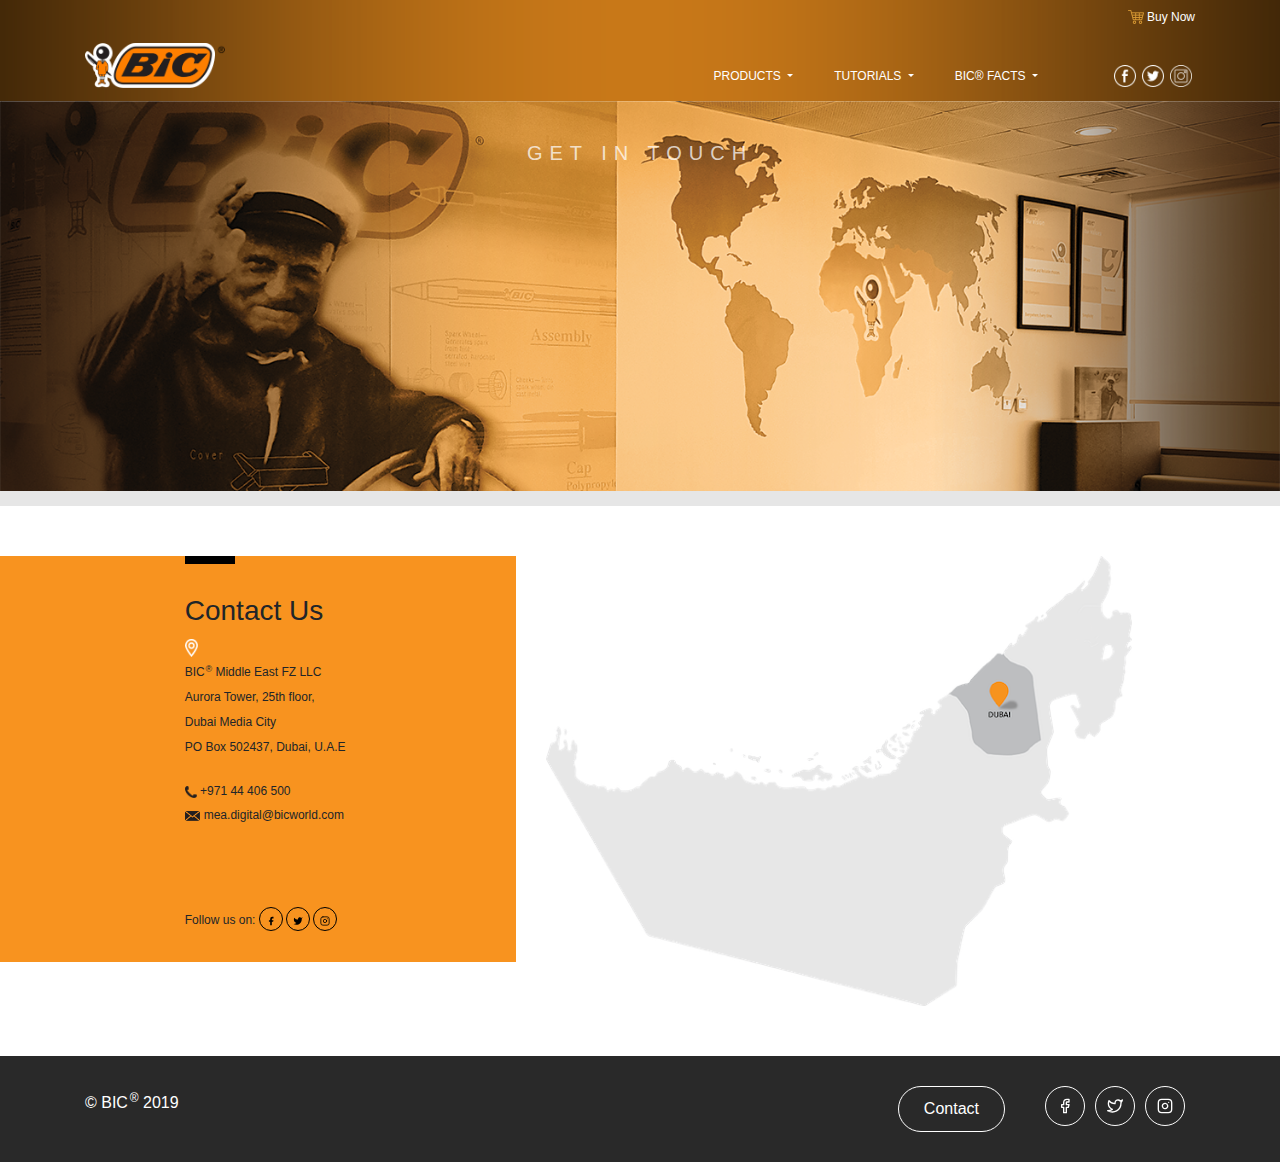
<file: contact.html>
<!DOCTYPE html>
<html lang="en">
  <head>
    <meta charset="UTF-8" />
    <meta name="viewport" content="width=device-width, initial-scale=1.0" />
    <meta http-equiv="X-UA-Compatible" content="ie=edge" />
    <title>Document</title>
    <link rel="stylesheet" type="text/css" media="screen" href="css/style.css" />
    <link rel="stylesheet" href="/css/bootstrap.min.css" />
  </head>
  <body>
    <nav class="navbar navbar-expand-lg">
      <div class="container" id="nav-wrap">
        <a href="#" class="navbar-brand">
          <img src="/images/landing/logo.png" class="logo" alt="" />
        </a>

        <div class="navbar-collapse">
          <ul class="navbar-nav">
            <li class="nav-item dropdown">
              <a
                class="nav-link dropdown-toggle"
                href="#"
                id="productsDropdown"
                data-toggle="dropdown"
                aria-haspopup="true"
                aria-expanded="false"
              >
                Products
              </a>
              <div class="dropdown-menu" aria-labelledby="productsDropdown">
                <a class="dropdown-item" href="#">Action</a>
              </div>
            </li>
            <li class="nav-item dropdown">
              <a
                class="nav-link dropdown-toggle"
                href="#"
                id="tutorialsDropdown"
                data-toggle="dropdown"
                aria-haspopup="true"
                aria-expanded="false"
              >
                Tutorials
              </a>
              <div class="dropdown-menu" aria-labelledby="tutorialsDropdown">
                <a class="dropdown-item" href="#">Action</a>
              </div>
            </li>
            <li class="nav-item dropdown">
              <a
                class="nav-link dropdown-toggle"
                href="#"
                id="navbarDropdownMenuLink"
                role="button"
                data-toggle="dropdown"
                aria-haspopup="true"
                aria-expanded="false"
              >
                Bic&reg; Facts
              </a>
              <div class="dropdown-menu" aria-labelledby="navbarDropdownMenuLink">
                <a class="dropdown-item" href="#">Action</a>
              </div>
            </li>
            <ul class="icons">
              <img class="icon-item" height="22" src="images/facebook.png" />
              <img class="icon-item" height="22" src="images/twitter.png" />
              <img class="icon-item" height="22" src="images/instagram.png" />
            </ul>
          </ul>
        </div>
        <div class="topnav-right">
          <img src="images/shopping-cart.png" />
          <a class="buy-now" href="#search">Buy Now</a>
        </div>
      </div>
    </nav>

    <div class="contact-banner" style="background-image: url(images/header.png);">
      <h3 class="contact-caption">Get in touch</h3>
    </div>

    <div class="section">
      <div class="grey-divider"></div>
      <div class="row contact-row">
        <div class="col-sm-12 col-md-4 col-lg-5">
          <div class="card-wrapper">
            <div class="contact-space"></div>
            <div class="contact-details">
              <div class="black-box"></div>
              <div class="contact-detail-wrap">
                <h3>Contact Us</h3>
                <div><img src="images/map-icon.png" alt="" style="height:18px;" /></div>
                <span class="contact-address"
                  >BIC &nbsp;<sup>&reg;</sup> Middle East FZ LLC <br />
                  Aurora Tower, 25th floor,<br />
                  Dubai Media City <br />
                  PO Box 502437, Dubai, U.A.E
                </span>
                <div class="contact-no-wrap">
                  <div class="contact-phone">
                    <img src="images/phone-icon.png" alt="" style="height:12px" />
                    <span class="bic-number">+971 44 406 500</span>
                  </div>
                  <div class="contact-mail">
                    <img src="images/mail-icon.png" alt="" style="height:10px" />
                    <span class="bic-email">mea.digital@bicworld.com</span>
                  </div>
                  <div class="follow-us">
                    <span>Follow us on:</span>
                    <ul class="contact-social-icons">
                      <li><img src="/images/fb.svg" /></li>
                      <li><img src="/images/tw.svg" /></li>
                      <li><img src="/images/ig.svg" /></li>
                    </ul>
                  </div>
                </div>
              </div>
            </div>
          </div>
        </div>
        <div class="col-sm-12 col-md-8 col-lg-7">
          <div class="contact-map">
            <img class="map-image" src="images/map.png" />
          </div>
        </div>
      </div>
    </div>

    <footer class="footer">
      <div class="container">
        <div class="row">
          <div class="col-sm-12 col-md-6">
            <div class="copy-wrapper">
              <div class="copyright">© BIC <sup>&nbsp;&reg;</sup> 2019</div>
            </div>
          </div>
          <div class="col-sm-12 col-md-6 contact-col">
            <div class="contact-wrapper">
              <a class="contact">Contact</a>

              <ul class="social social-white mb-0">
                <li>
                  <a href="https://facebook.com/BICShaversME" target="_blank">
                    <svg
                      xmlns="http://www.w3.org/2000/svg"
                      width="24"
                      height="24"
                      viewBox="0 0 24 24"
                      fill="none"
                      stroke="currentColor"
                      stroke-width="2"
                      stroke-linecap="round"
                      stroke-linejoin="round"
                      class="feather feather-facebook"
                    >
                      <path d="M18 2h-3a5 5 0 0 0-5 5v3H7v4h3v8h4v-8h3l1-4h-4V7a1 1 0 0 1 1-1h3z"></path>
                    </svg>
                  </a>
                </li>
                <li>
                  <a href="https://twitter.com/bicshaversme" target="_blank">
                    <svg
                      xmlns="http://www.w3.org/2000/svg"
                      width="24"
                      height="24"
                      viewBox="0 0 24 24"
                      fill="none"
                      stroke="currentColor"
                      stroke-width="2"
                      stroke-linecap="round"
                      stroke-linejoin="round"
                      class="feather feather-twitter"
                    >
                      <path
                        d="M23 3a10.9 10.9 0 0 1-3.14 1.53 4.48 4.48 0 0 0-7.86 3v1A10.66 10.66 0 0 1 3 4s-4 9 5 13a11.64 11.64 0 0 1-7 2c9 5 20 0 20-11.5a4.5 4.5 0 0 0-.08-.83A7.72 7.72 0 0 0 23 3z"
                      ></path>
                    </svg>
                  </a>
                </li>
                <li>
                  <a href="https://www.instagram.com/bicshaversme" target="_blank">
                    <svg
                      xmlns="http://www.w3.org/2000/svg"
                      width="24"
                      height="24"
                      viewBox="0 0 24 24"
                      fill="none"
                      stroke="currentColor"
                      stroke-width="2"
                      stroke-linecap="round"
                      stroke-linejoin="round"
                      class="feather feather-instagram"
                    >
                      <rect x="2" y="2" width="20" height="20" rx="5" ry="5"></rect>
                      <path d="M16 11.37A4 4 0 1 1 12.63 8 4 4 0 0 1 16 11.37z"></path>
                      <line x1="17.5" y1="6.5" x2="17.5" y2="6.5"></line>
                    </svg>
                  </a>
                </li>
              </ul>
            </div>
          </div>
        </div>
      </div>
    </footer>
  </body>
</html>
</file>
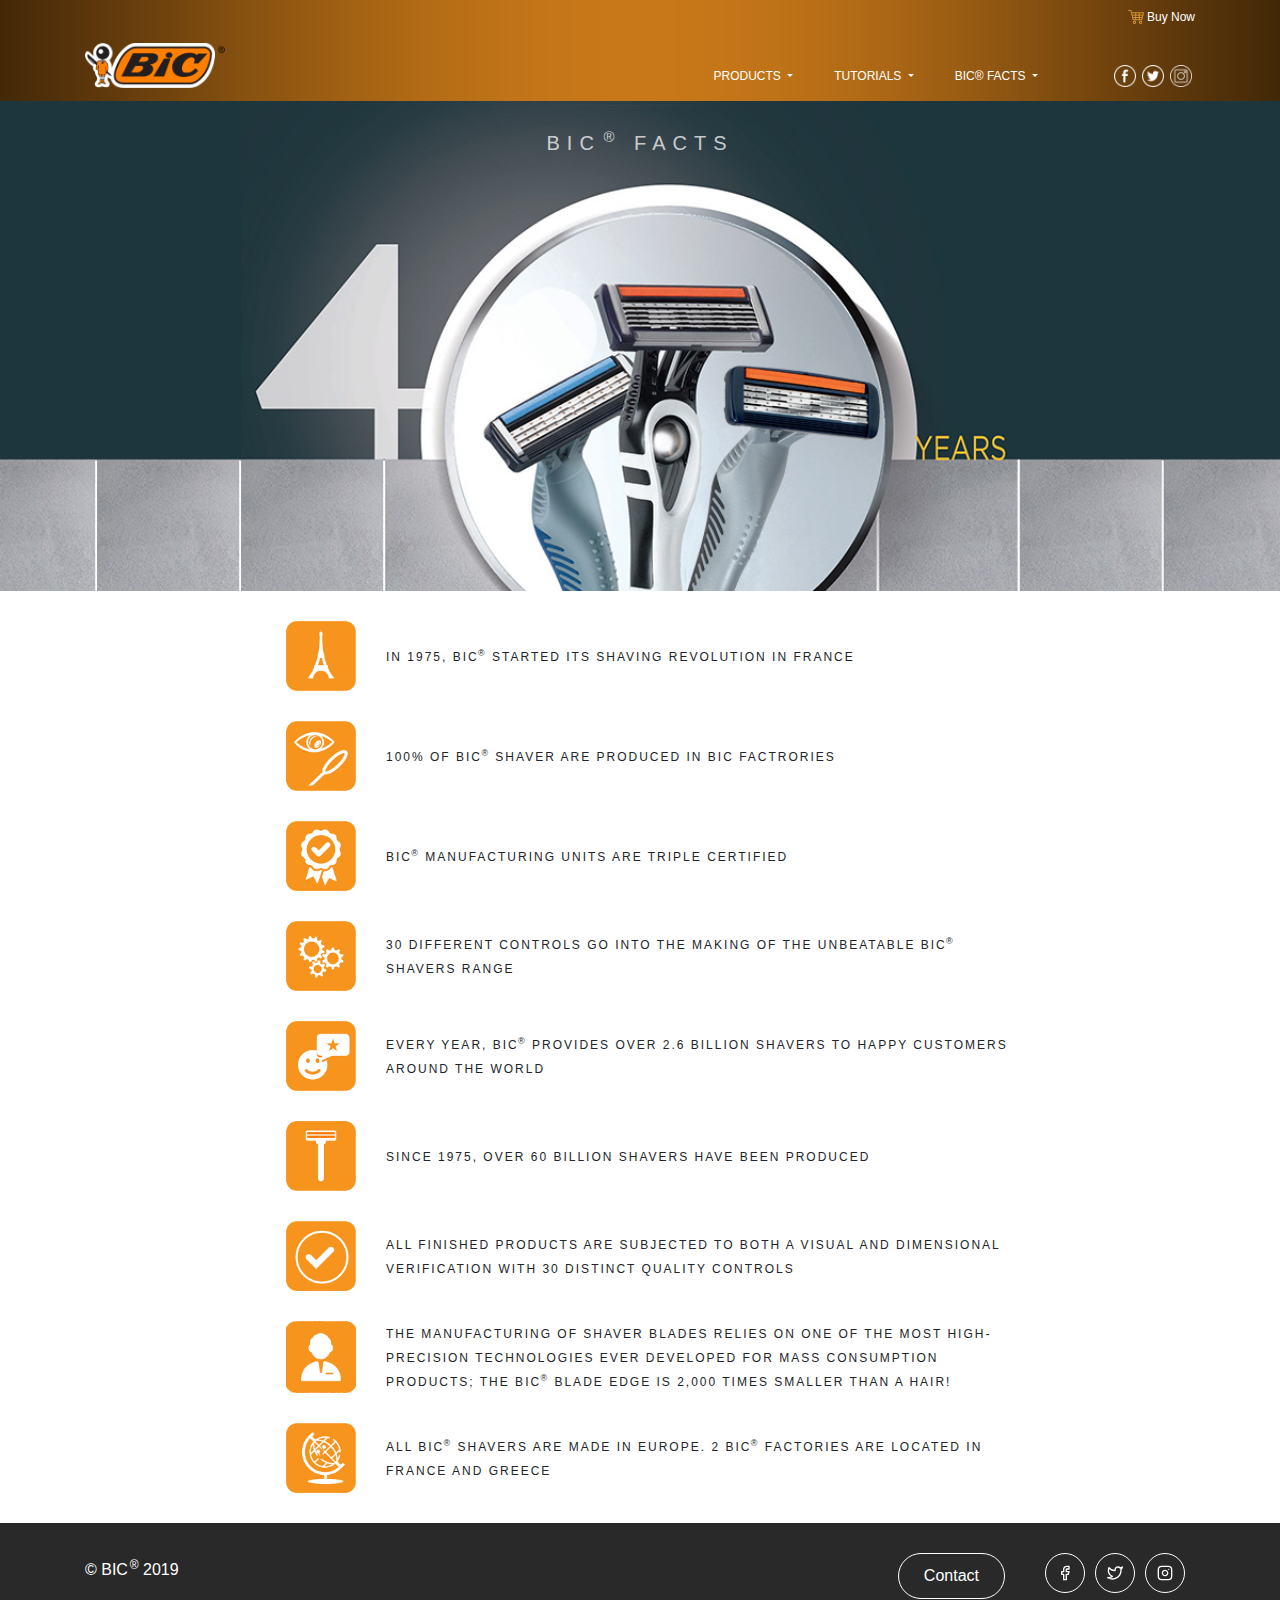
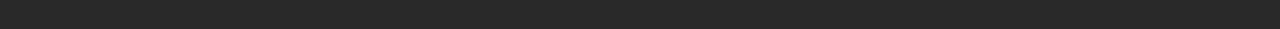
<file: facts.html>
<!DOCTYPE html>
<html lang="en">

<head>
    <meta charset="UTF-8" />
    <meta name="viewport" content="width=device-width, initial-scale=1.0" />
    <meta http-equiv="X-UA-Compatible" content="ie=edge" />
    <title>Document</title>
    <link rel="stylesheet" type="text/css" media="screen" href="css/style.css" />
    <link rel="stylesheet" href="/css/bootstrap.min.css" />
</head>

<body>
    <nav class="navbar navbar-expand-lg">
        <div class="container" id="nav-wrap">
            <a href="#" class="navbar-brand">
                <img src="/images/landing/logo.png" class="logo" alt="" />
            </a>

            <div class="navbar-collapse">
                <ul class="navbar-nav">
                    <li class="nav-item dropdown">
                        <a class="nav-link dropdown-toggle" href="#" id="productsDropdown" data-toggle="dropdown" aria-haspopup="true" aria-expanded="false">
                            Products
                        </a>
                        <div class="dropdown-menu" aria-labelledby="productsDropdown">
                            <a class="dropdown-item" href="#">Action</a>
                        </div>
                    </li>
                    <li class="nav-item dropdown">
                        <a class="nav-link dropdown-toggle" href="#" id="tutorialsDropdown" data-toggle="dropdown" aria-haspopup="true" aria-expanded="false">
                            Tutorials
                        </a>
                        <div class="dropdown-menu" aria-labelledby="tutorialsDropdown">
                            <a class="dropdown-item" href="#">Action</a>
                        </div>
                    </li>
                    <li class="nav-item dropdown">
                        <a class="nav-link dropdown-toggle" href="#" id="navbarDropdownMenuLink" role="button" data-toggle="dropdown" aria-haspopup="true"
                            aria-expanded="false">
                            Bic&reg; Facts
                        </a>
                        <div class="dropdown-menu" aria-labelledby="navbarDropdownMenuLink">
                            <a class="dropdown-item" href="#">Action</a>
                        </div>
                    </li>
                    <ul class="icons">
                        <img class="icon-item" height="22" src="images/facebook.png" />
                        <img class="icon-item" height="22" src="images/twitter.png" />
                        <img class="icon-item" height="22" src="images/instagram.png" />
                    </ul>
                </ul>
            </div>
            <div class="topnav-right">
                <img src="images/shopping-cart.png" />
                <a class="buy-now" href="#search">Buy Now</a>
            </div>
        </div>
    </nav>

    <div class="fact-banner" style="background-image: url(images/faq/banner.png);">
        <h3 class="fact-caption">BIC
            <sup class="header-sup">&reg;</sup> FACTS</h3>
    </div>

    <div class="container fact-container">
        <div class="fact-wrapper">
            <div class="row fact-row">
                <div class="col-2 facticon-col">
                    <div class="fact-icons" style="background-image: url(images/faq/1.png)"></div>
                </div>
                <div class="col-10 facttext-col">
                    <div>
                        <span class="fact-text">IN 1975, BIC
                            <sup>&reg;</sup> STARTED ITS SHAVING REVOLUTION IN FRANCE</span>
                    </div>
                </div>

            </div>
            <div class="row fact-row">
                <div class="col-2 facticon-col">
                    <div class="fact-icons" style="background-image: url(images/faq/2.png)"></div>
                </div>
                <div class="col-10 facttext-col">
                    <div>
                        <span class="fact-text">100% OF BIC
                            <sup>&reg;</sup> SHAVER ARE PRODUCED IN BIC FACTRORIES</span>
                    </div>
                </div>

            </div>

            <div class="row fact-row">
                <div class="col-2 facticon-col">
                    <div class="fact-icons" style="background-image: url(images/faq/3.png)"></div>
                </div>
                <div class="col-10 facttext-col">
                    <div>
                        <span class="fact-text">BIC
                            <sup>&reg;</sup> MANUFACTURING UNITS ARE TRIPLE CERTIFIED</span>
                    </div>
                </div>

            </div>

            <div class="row fact-row">
                <div class="col-2 facticon-col">
                    <div class="fact-icons" style="background-image: url(images/faq/4.png)"></div>
                </div>
                <div class="col-10 facttext-col">
                    <div>
                        <span class="fact-text">
                            30 DIFFERENT CONTROLS GO INTO THE MAKING OF THE UNBEATABLE BIC
                            <sup>&reg;</sup> SHAVERS RANGE</span>
                    </div>
                </div>

            </div>

            <div class="row fact-row">
                <div class="col-2 facticon-col">
                    <div class="fact-icons" style="background-image: url(images/faq/5.png)"></div>
                </div>
                <div class="col-10 facttext-col">
                    <div>
                        <span class="fact-text">EVERY YEAR, BIC
                            <sup>&reg;</sup> PROVIDES OVER 2.6 BILLION SHAVERS TO HAPPY CUSTOMERS AROUND THE WORLD</span>
                    </div>
                </div>

            </div>

            <div class="row fact-row">
                <div class="col-2 facticon-col">
                    <div class="fact-icons" style="background-image: url(images/faq/6.png)"></div>
                </div>
                <div class="col-10 facttext-col">
                    <div>
                        <span class="fact-text"> SINCE 1975, OVER 60 BILLION SHAVERS HAVE BEEN PRODUCED</span>
                    </div>
                </div>

            </div>

            <div class="row fact-row">
                <div class="col-2 facticon-col">
                    <div class="fact-icons" style="background-image: url(images/faq/7.png)"></div>
                </div>
                <div class="col-10 facttext-col">
                    <div>
                        <span class="fact-text"> ALL FINISHED PRODUCTS ARE SUBJECTED TO BOTH A VISUAL AND DIMENSIONAL VERIFICATION WITH 30 DISTINCT
                            QUALITY CONTROLS</span>
                    </div>
                </div>

            </div>

            <div class="row fact-row">
                <div class="col-2 facticon-col">
                    <div class="fact-icons" style="background-image: url(images/faq/8.png)"></div>
                </div>
                <div class="col-10 facttext-col">
                    <div>
                        <span class="fact-text"> THE MANUFACTURING OF SHAVER BLADES RELIES ON ONE OF THE MOST HIGH-PRECISION TECHNOLOGIES EVER DEVELOPED
                            FOR MASS CONSUMPTION PRODUCTS; THE BIC
                            <sup>&reg;</sup> BLADE EDGE IS 2,000 TIMES SMALLER THAN A HAIR!</span>
                    </div>
                </div>

            </div>

            <div class="row fact-row">
                <div class="col-2 facticon-col">
                    <div class="fact-icons" style="background-image: url(images/faq/9.png)"></div>
                </div>
                <div class="col-10 facttext-col">
                    <div>
                        <span class="fact-text">ALL BIC
                            <sup>&reg;</sup> SHAVERS ARE MADE IN EUROPE. 2 BIC
                            <sup>&reg;</sup> FACTORIES ARE LOCATED IN FRANCE AND GREECE</span>
                    </div>
                </div>

            </div>
        </div>
    </div>


    <footer class="footer">
        <div class="container">
            <div class="row">
                <div class="col-sm-12 col-md-6">
                    <div class="copy-wrapper">
                        <div class="copyright">© BIC
                            <sup>&nbsp;&reg;</sup> 2019</div>
                    </div>
                </div>
                <div class="col-sm-12 col-md-6 contact-col">
                    <div class="contact-wrapper">
                        <a class="contact">Contact</a>

                        <ul class="social social-white mb-0">
                            <li>
                                <a href="https://facebook.com/BICShaversME" target="_blank">
                                    <svg xmlns="http://www.w3.org/2000/svg" width="24" height="24" viewBox="0 0 24 24" fill="none" stroke="currentColor" stroke-width="2"
                                        stroke-linecap="round" stroke-linejoin="round" class="feather feather-facebook">
                                        <path d="M18 2h-3a5 5 0 0 0-5 5v3H7v4h3v8h4v-8h3l1-4h-4V7a1 1 0 0 1 1-1h3z"></path>
                                    </svg>
                                </a>
                            </li>
                            <li>
                                <a href="https://twitter.com/bicshaversme" target="_blank">
                                    <svg xmlns="http://www.w3.org/2000/svg" width="24" height="24" viewBox="0 0 24 24" fill="none" stroke="currentColor" stroke-width="2"
                                        stroke-linecap="round" stroke-linejoin="round" class="feather feather-twitter">
                                        <path d="M23 3a10.9 10.9 0 0 1-3.14 1.53 4.48 4.48 0 0 0-7.86 3v1A10.66 10.66 0 0 1 3 4s-4 9 5 13a11.64 11.64 0 0 1-7 2c9 5 20 0 20-11.5a4.5 4.5 0 0 0-.08-.83A7.72 7.72 0 0 0 23 3z"></path>
                                    </svg>
                                </a>
                            </li>
                            <li>
                                <a href="https://www.instagram.com/bicshaversme" target="_blank">
                                    <svg xmlns="http://www.w3.org/2000/svg" width="24" height="24" viewBox="0 0 24 24" fill="none" stroke="currentColor" stroke-width="2"
                                        stroke-linecap="round" stroke-linejoin="round" class="feather feather-instagram">
                                        <rect x="2" y="2" width="20" height="20" rx="5" ry="5"></rect>
                                        <path d="M16 11.37A4 4 0 1 1 12.63 8 4 4 0 0 1 16 11.37z"></path>
                                        <line x1="17.5" y1="6.5" x2="17.5" y2="6.5"></line>
                                    </svg>
                                </a>
                            </li>
                        </ul>
                    </div>
                </div>
            </div>
        </div>
    </footer>
</body>

</html>
</file>
<file: css/style.css>
body {
  min-width: 100%;
  overflow-x: hidden;
  position: relative;
}

.no-padding {
  padding: 0 !important;
}

/* navbar styling */
.navbar {
  background-image: url('/images/landing/gradient.png');
  background-position: center;
  background-size: cover;
  padding: 0.2rem 1rem !important;
}
@media only screen and (min-width: 768px) {
  .navbar {
    padding: 0.5rem 1rem !important;
  }
}

.navbar #nav-wrap {
  align-items: flex-end;
  flex-direction: column;
  align-items: flex-start;
  position: relative;
}
@media only screen and (min-width: 768px) {
  .navbar #nav-wrap {
    flex-direction: row;
    align-items: flex-end;
  }
}

.navbar .navbar-collapse {
  flex: 1;
}
.navbar .navbar-nav {
  flex-direction: row;
}
.navbar .navbar-nav > li {
  margin-right: 20px;
}
@media only screen and (min-width: 768px) {
  .navbar .navbar-collapse {
    flex-direction: row-reverse;
  }
  .navbar .navbar-nav > li {
    margin-right: 25px;
  }
}

.navbar-brand .logo {
  width: 120px;
}
@media only screen and (min-width: 768px) {
  .navbar-brand .logo {
    width: 140px;
  }
}

.navbar .navbar-nav .nav-item > .nav-link,
.navbar .navbar-nav .nav-item > .nav-link:hover,
.navbar .navbar-nav .nav-item.show > .nav-link {
  font-size: 10px;
  color: white;
  text-transform: uppercase;
}

.navbar-nav .dropdown-menu {
  float: left !important;
  position: absolute !important;
}

.navbar .navbar-brand {
  flex: 1;
  margin-top: 15px;
  margin-bottom: 10px;
}
@media only screen and (min-width: 768px) {
  .navbar .navbar-nav .nav-item > .nav-link,
  .navbar .navbar-nav .nav-item > .nav-link:hover,
  .navbar .navbar-nav .nav-item.show > .nav-link {
    font-size: 12px;
  }
  .navbar .navbar-brand {
    margin-top: 30px;
    margin-bottom: 0;
  }
}

.navbar .icons {
  display: none;
}
@media only screen and (min-width: 768px) {
  .navbar .icons {
    display: inline-flex;
    list-style: none;
    align-items: center;
  }
}

.icon-item {
  padding: 0px 3px;
}

.topnav-right {
  position: absolute;
  right: 0;
  bottom: 10px;
  display: flex;
  align-items: center;
}
@media only screen and (min-width: 768px) {
  .topnav-right {
    top: 0;
    right: 15px;
    bottom: inherit;
  }
}

.topnav-right .buy-now {
  color: white;
  margin-left: 3px;
  font-size: 12px;
}

/* Carousel styling */
.carousel-inner {
  width: 100%;
  min-height: 30vh !important;
}

.carousel-img {
  width: 100%;
  height: 30vh;
  background-position: center;
  background-size: cover;
  background-repeat: no-repeat;
}

.d-block {
  min-height: 30vh;
}

.carousel-indicators li {
  width: 12px !important;
  height: 12px !important;
  border-radius: 100% !important;

}

.carousel-indicators{
  right: 78%!important;
  margin-right: 0!important;
  margin-left: 0!important;
   bottom:-19px!important;
}

.carousel-indicators {
  right: 78% !important;
  margin-right: 0 !important;
  margin-left: 0 !important;
  bottom: -19px !important;
}

.indicator-background {
  background-color: grey;
  padding-top: 8px;
}
.carousel-control-prev-icon {
  margin: 3px;
}
.carousel-control-next,
.carousel-control-prev {
  width: 7% !important;
}

.carousel-control-next-icon {
  margin: 3px;
}

.carousel-caption {
  top: -5px !important;
}
.caption1 {
  text-transform: uppercase;
  letter-spacing: 5px;
  font-size: 0.7rem !important;
  line-height: 1.5;
}
.caption2 {
  text-transform: uppercase;
  letter-spacing: 5px;
  color: #1d1c1c;
  font-size: 0.7rem !important;
}

@media only screen and (min-width: 768px) {
  .carousel-indicators {
    right: 88% !important;
    margin-right: 0 !important;
    margin-left: 0 !important;
    bottom: -10px !important;
  }
  .carousel-caption {
    top: 40px !important;
  }
  .caption1 {
    text-transform: uppercase;
    letter-spacing: 5px;
    font-size: 2rem !important;
  }
  .caption2 {
    text-transform: uppercase;
    letter-spacing: 5px;
    color: #1d1c1c;
    font-size: 2rem !important;
  }
}

@media only screen and (min-width: 768px) {
  .topnav-right {
    top: 0;
    right: 15px;
    bottom: inherit;
  }
}

.slider-img {
  /* height: 85vh!important; */
  width: 100%;
  background-position: center;
  background-size: cover;
  background-repeat: no-repeat;
  position: relative;
  outline: none;
}

.slider-caption-wrap {
  position: absolute;
  bottom: 6%;
  left: 0;
  width: 100%;
}

.slider-caption-wrap a {
  text-decoration: none !important;
}

@media only screen and (min-width: 768px) {
}

.slider-caption {
  color: #fff;
  text-transform: uppercase;
  background-color: #00000096;
  font-size: 11px;
  letter-spacing: 4px;
  padding: 5px;
  width: 144px;
  margin: 0 auto;
  text-align: center;
}

.slider-buy {
  margin: auto;
  margin-top: 15px;
  height: 30px;
  width: 100px;
  background-size: cover;
  background-position: center;
  background-repeat: no-repeat;
}

.products-wrapper {
  padding: 60px 0;
}

.products {
  text-align: center;
  letter-spacing: 6px;
  text-transform: uppercase;
  padding-bottom: 30px;
}

.slider-caption-wrap a{
  text-decoration: none!important;
}
.slider-caption{
 color: #fff;
 text-transform: uppercase;
 background-color: #00000096;
 font-size: 11px;
 letter-spacing: 4px;
 padding: 5px;

}
.slider-buy{
  margin: auto;
  margin-top: 5px;
  height: 30px;
  width: 100px;
  background-size: cover;
  background-position: center;
  background-repeat: no-repeat;
}

.products{
  text-align: center;
  letter-spacing: 6px;
  text-transform: uppercase;
  padding-top: 30px;
}



/* product ads styling */
.sec3-image {
  height: 60vh;
  width: 100%;
  background-image: url('http://placehold.it/250x250');
  background-position: top center;
  background-repeat: no-repeat;
  background-size: cover;
}



.sec-3-col {
  padding: 0 !important;
}
.caption-title {
  text-transform: uppercase;
  text-align: center;
  color: #ee9127;
  font-weight: 700;
  margin-bottom: 4px;
  letter-spacing: 2px;
}
.caption p {
  text-transform: uppercase;
  text-align: center;
  color: rgba(255, 255, 255, 0.945) !important;
  letter-spacing: 2px;
  font-size: 11px;
  margin: 10px 0;
}

.caption {
  width: 100%;
  position: absolute;
  bottom: 22px;
  justify-content: center;
  font-size: 13px;
}

.caption-btn-wrap {
  display: flex !important;
  justify-content: center !important;
}

.caption-btn {
  text-decoration: none !important;
  background-color: #7c7270c2;
  border: 1px solid #a8a8a873;
  text-transform: uppercase;
  letter-spacing: 2.5px;
  font-size: 10px;
  padding: 7px;
  color: #fffffff1 !important;
}

/* footer styling */
.footer {
  background: #292929;
  padding: 30px 0px;
}

.play {
  height: 12px;
}

sup {
  margin-left: -6px;
}
.header-sup {
  margin-left: -10px;
}

.copyright {
  color: white;
}
a.contact {
  padding: 10px 25px;
  color: white !important;
  border-radius: 25px;
  border-color: white;
  border: 1px solid white;
  text-decoration: none !important;
}
a.contact:hover {
  background: #fff;
  color: #292929 !important;
}

.social-white {
  list-style: none;
}
.social {
  display: inline-flex;
}
.social li {
  margin-right: 10px;
}

.social li a {
  width: 40px;
  height: 40px;
  border: 1px solid white;
  color: white;
  display: inline-flex;
  border-radius: 50%;
  text-decoration: none;
}
.social li a:hover {
  background: #fff !important;
  color: #292929;
}
.feather {
  width: 16px;
  height: 16px;
  stroke: currentColor;
  stroke-width: 2;
  stroke-linecap: round;
  stroke-linejoin: round;
  fill: none;
}
svg {
  margin: auto !important;
}

.contact-wrapper {
  display: flex;
  justify-content: flex-end;
}

.copy-wrapper {
  text-align: center;
  margin-bottom: 15px;
}

.razor {
  background-image: url(/images/bg-gradient.jpg);
  background-size: 100% auto;
  padding: 40px 0;
  position: relative;
}

.image1 {
  padding: 0rem 2rem 0rem 2rem;
  background-position: center;
  background-size: contain;
  width: 100%;
  min-height: 400px;
  background-repeat: no-repeat;
}

.itemwrap {
  display: flex;
  align-items: center;
}

.avatar {
  margin-right: 1rem;
  width: 50px;
  height: 50px;
  border-radius: 50%;
  background-position: center;
  background-size: cover;
}
.info-items {
  list-style: none;
  padding: 0;
}

.product-row {
  padding: 20px 0px 20px 0px;
}
.product-row-reverse {
  flex-direction: column-reverse;
}

.list-text {
  text-transform: uppercase;
  font-size: 0.8rem;
}

.btn.btn-primary {
  background-color: #f27130;
  border-radius: 9999px;
  border-color: white;
  word-spacing: 5px;
  line-height: 1.55;
  letter-spacing: 1.5px;
}
.grey-divider {
  background-color: #e6e6e6;
  height: 15px;
  width: 100%;
}
#list-text {
  margin: auto;
}
.banner1 {
  min-height: 360px;
  width: 100%;
  background-position: bottom center;
  background-size: cover;
}
.banner2 {
  min-height: 360px;
  width: 100%;
  background-position: center;
  background-size: cover;
}
h2 {
  text-transform: uppercase !important;
  font-weight: 700 !important;
  color: #ee9127 !important;
  font-size: 21px !important;
  margin-bottom: 2rem !important;
  margin-top: 2rem !important;
}
.buy-btn {
  display: flex;
  justify-content: center;
}

.buy-now-btn {
  height: 90px;
  width: 150px;
  background-position: cover;
  background-size: center;
  background-repeat: no-repeat;
  margin-bottom: -30px;
}

.next-btn {
  display: flex;
  justify-content: center;
  align-items: center;
}
.next {
  margin-top: 15px;
  margin-bottom: -31px;
  height: 90px;
  width: 150px;
  background-position: cover;
  background-size: center;
  background-repeat: no-repeat;
}

.contact-banner {
  min-height: 390px;
  width: 100%;
  background-position: left;
  background-size: cover;
}

.contact-address {
  line-height: 2;
  font-size: 12px;
}
.contact-no-wrap {
  margin-top: 20px;
  line-height: 2;
  font-size: 12px;
}
.follow-us {
  margin-top: 80px;
}
.contact-no-wrap .contact-social-icons {
  list-style-type: none;
  list-style: none;
  margin: 0;
  padding: 0;
  display: inline-block;
}
.contact-no-wrap .contact-social-icons li {
  display: inline-block;
  width: 24px;
  height: 24px;
  border-radius: 100%;
  border: 1px solid #000;
  text-align: center;
}

.contact-no-wrap .contact-social-icons img {
  width: 10px;
}
.contact-detail-wrap {
  padding: 30px 0 30px 0;
}

.black-box {
  height: 8px;
  width: 50px;
  background-color: #000;
}

.card-wrapper {
  display: flex;
  background-color: #f8931f;
}
.map-image {
  width: 100%;
}
.contact-space {
  display: none;
}
.contact-details {
  width: 100%;
  padding: 0 30px;
}

.contact-caption {
  text-align: center;
  color: #ffffffbd;
  text-transform: uppercase;
  font-weight: 300;
  letter-spacing: 7px;
  font-size: 20px;
  padding: 30px 0;
}



@media only screen and (min-width: 900px) {
  .contact-banner {
    background-position: top center;
  }
  .contact-space {
    width: 30%;
    display: block;
  }
  .contact-details {
    width: 70%;
  }
  .map-image {
    height: 450px;
    width: auto;
  }
  .contact-row {
    padding: 50px 0 50px 0;
  }
  .contact-caption {
    text-align: center;
    color: #ffffffbd;
    text-transform: uppercase;
    font-weight: 300;
    letter-spacing: 7px;
    padding: 40px 0;
  }
}

@media only screen and (min-width: 1300px) {
  .contact-banner {
    background-position: top center;
  }
  .contact-space {
    width: 40%;
  }
  .contact-caption {
    text-align: center;
    color: #ffffffbd;
    text-transform: uppercase;
    font-weight: 300;
    letter-spacing: 7px;
    padding: 40px 0px;
  }
  .contact-details {
    width: 60%;
  }
  .map-image {
    height: 450px;
    width: auto;
  }
  .contact-row {
    padding: 50px 0 50px 0;
  }
}

.fact-banner{
  min-height: 250px;
  width: 100%;
  background-position: top center;
  background-size: cover;
  background-repeat: no-repeat;
}

.fact-caption {
  text-align: center;
  color: #ffffffbd;
  text-transform: uppercase;
  font-weight: 300;
  letter-spacing: 7px;
  font-size: 17px;
  padding: 14px 0;
}

.fact-icons{
  min-height: 46px;
  width: 46px;
  background-position: top center;
  background-size: cover;
  background-repeat: no-repeat;
}


.fact-row{
  margin-top:20px;
  margin-bottom: 30px;

}


.facttext-col{
  display: flex;
  align-items: center;
}

.fact-text{
  letter-spacing: 2px;
  line-height: 2px;
  font-size: 12px;
}

@media only screen and (min-width: 900px) {
  .fact-banner{
  min-height: 490px;
  }

  .fact-caption {
    text-align: center;
    color: #ffffffbd;
    text-transform: uppercase;
    font-weight: 300;
    letter-spacing: 7px;
    font-size: 20px;
    padding: 30px 0;
  }

  .fact-container{
    margin-top: 30px;
    margin-bottom: 30px;
  }

  .facticon-col{
    display: flex;
    justify-content: flex-end;
  }

  .fact-wrapper{
    width: 70%;
    margin: auto;
  }

  .fact-icons{
    min-height: 70px;
    width: 70px;
    background-position: top center;
    background-size: cover;
    background-repeat: no-repeat;
  }
}

/* for desktop */
@media only screen and (min-width: 768px) {
  .d-block {
    width: 100%;
    max-height: 90vh;
    object-fit: cover;
    object-position: center;
  }
  .multiple-slider {
    margin-top: 15px;
    padding-bottom: 15px;
  }

  .carousel-inner {
    width: 100%;
    max-height: 90vh !important;
  }

  .carousel-control-prev-icon {
    margin: 18px;
  }
  .carousel-control-next,
  .carousel-control-prev {
    width: 5% !important;
  }

  .carousel-control-next-icon {
    margin: 18px;
  }

  .copy-wrapper {
    text-align: justify;
    margin-bottom: 0;
  }

  .contact-wrapper {
    display: flex;
    justify-content: flex-end;
  }

  .copy-wrapper {
    padding: 5px 0 5px 0;
  }
  .avatar-padding {
    padding-left: 0 !important;
  }

  .product-wrapper2 {
    margin-left: 6rem;
  }

  h2 {
    font-size: 30px !important;
    margin-top: 1rem !important;
  }
  .product-row-reverse {
    flex-direction: row;
  }
  .buy-btn {
    display: flex;
    justify-content: start;
  }
  .buy-now-btn {
    margin-top: 20px;
  }
}
</file>
